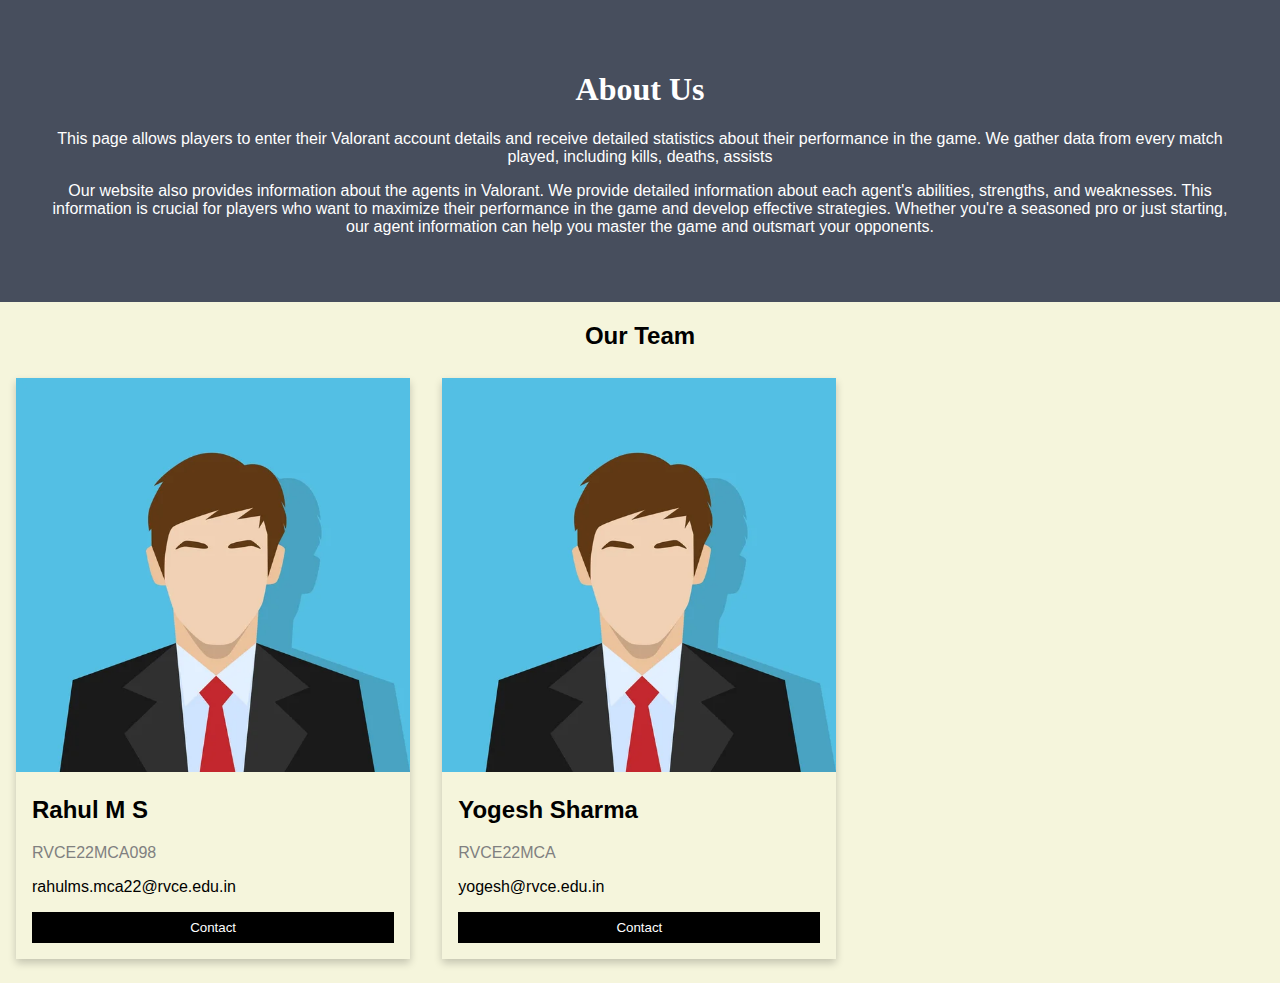
<file: AboutUs.html>
<!DOCTYPE html>
<html>
<head>
<meta name="viewport" content="width=device-width, initial-scale=1">
<style>
body {
  font-family: Arial, Helvetica, sans-serif;
  margin: 0;
  background-color: #F5F5DC;
}

html {
  box-sizing: border-box;
}

*, *:before, *:after {
  box-sizing: inherit;
}

.column {
  float: left;
  width: 33.3%;
  margin-bottom: 16px;
  padding: 0 8px;
}

.card {
  box-shadow: 0 4px 8px 0 rgba(0, 0, 0, 0.2);
  margin: 8px;
}

.about-section {
  padding: 50px;
  text-align: center;
  background-color: #474e5d;
  color: white;
}

.container {
  padding: 0 16px;
}

.container::after, .row::after {
  content: "";
  clear: both;
  display: table;
}

.title {
  color: grey;
}

.button {
  border: none;
  outline: 0;
  display: inline-block;
  padding: 8px;
  color: white;
  background-color: #000;
  text-align: center;
  cursor: pointer;
  width: 100%;
}

.button:hover {
  background-color: #555;
}

@media screen and (max-width: 650px) {
  .column {
    width: 100%;
    display: block;
  }
}
</style>
</head>
<body>

<div class="about-section">
  <h1 style="font-family: Valorant;">About Us</h1>
  <p>This page allows players to enter their Valorant account details and receive detailed statistics about their performance in the game. We gather data from every match played, including kills, deaths, assists</p>
  <p>Our website also provides information about the agents in Valorant. We provide detailed information about each agent's abilities, strengths, and weaknesses. This information is crucial for players who want to maximize their performance in the game and develop effective strategies. Whether you're a seasoned pro or just starting, our agent information can help you master the game and outsmart your opponents.</p>
</div>

<h2 style="text-align:center">Our Team</h2>
<div class="row">
  <div class="column">
    <div class="card">
      <img src="Default.jpg" alt="Jane" style="width:100%">
      <div class="container">
        <h2>Rahul M S</h2>
        <p class="title">RVCE22MCA098</p>
        <p>rahulms.mca22@rvce.edu.in</p>
        <p><button class="button">Contact</button></p>
      </div>
    </div>
  </div>

  <div class="column">
    <div class="card">
      <img src="Default.jpg" alt="Mike" style="width:100%">
      <div class="container">
        <h2>Yogesh Sharma</h2>
        <p class="title">RVCE22MCA</p>
        <p>yogesh@rvce.edu.in</p>
        <p><button class="button">Contact</button></p>
      </div>
    </div>
  </div>
</div>

</body>
</html>
</file>
